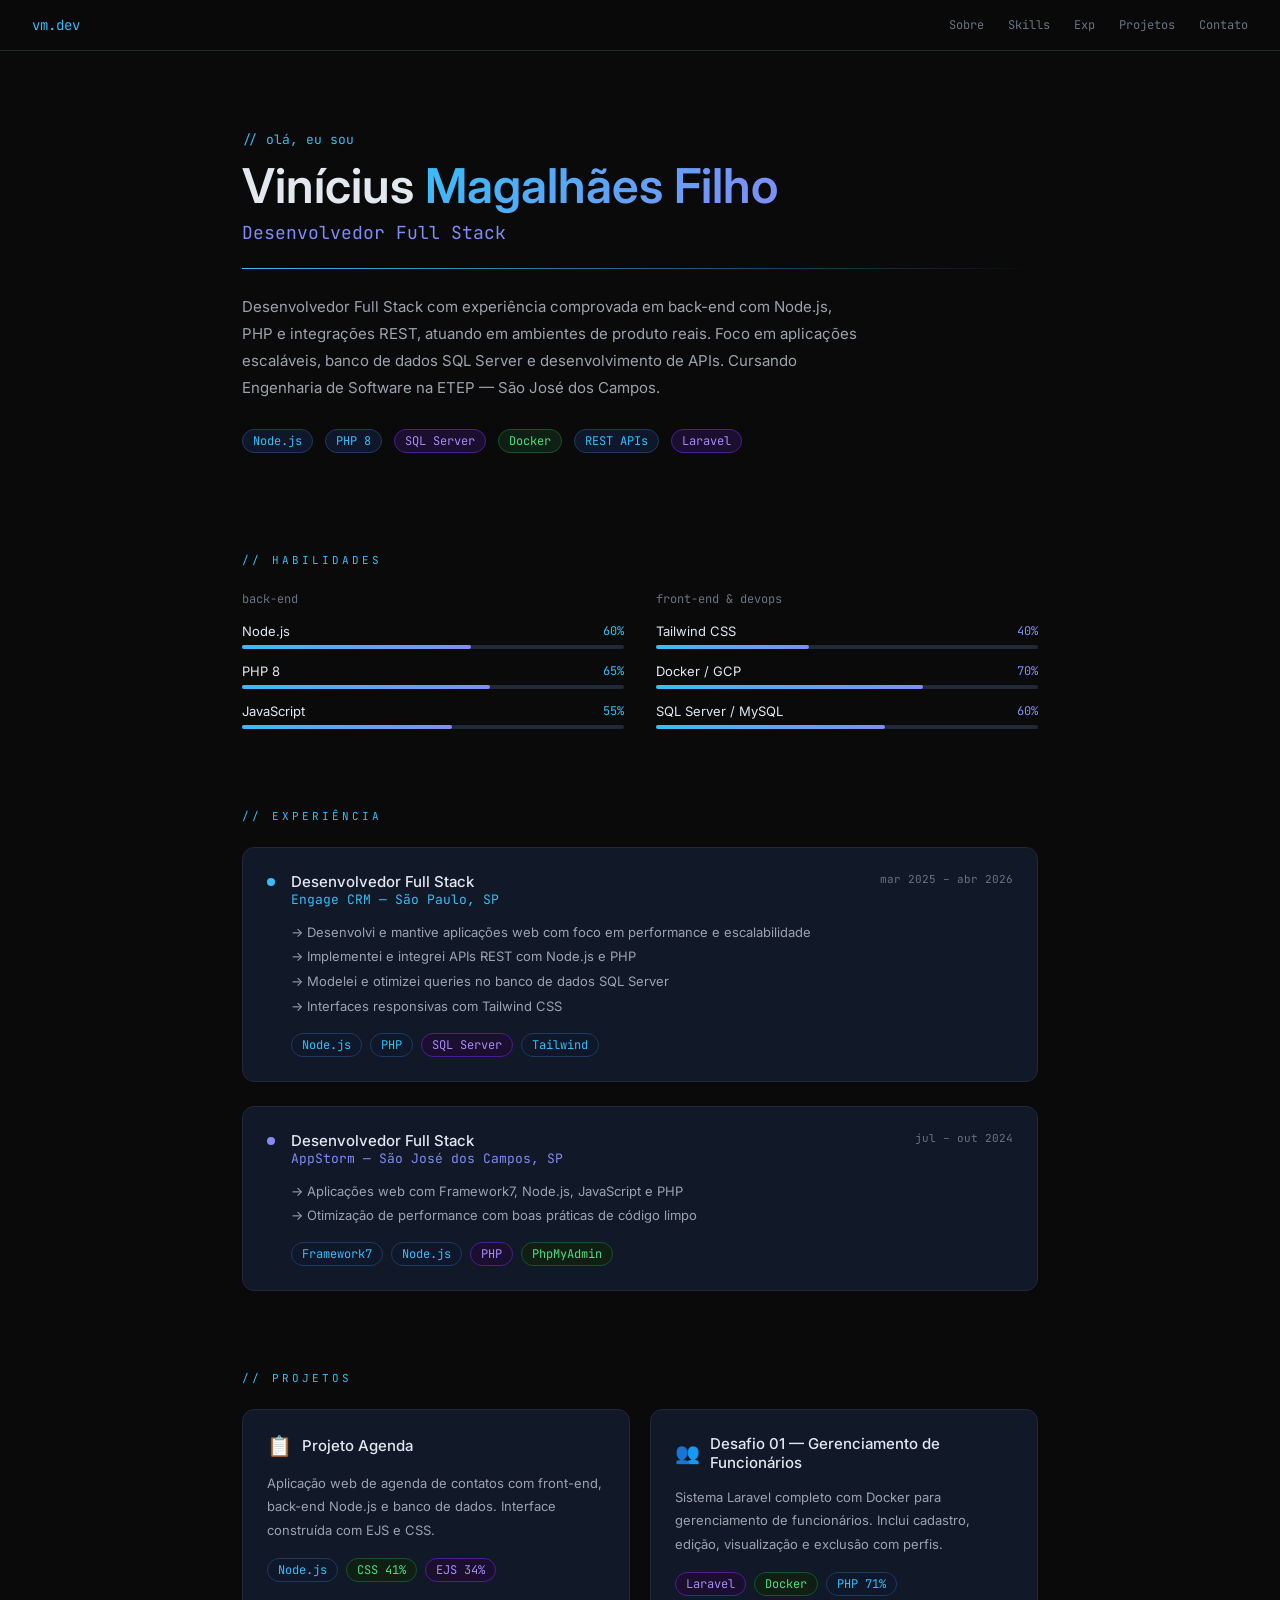
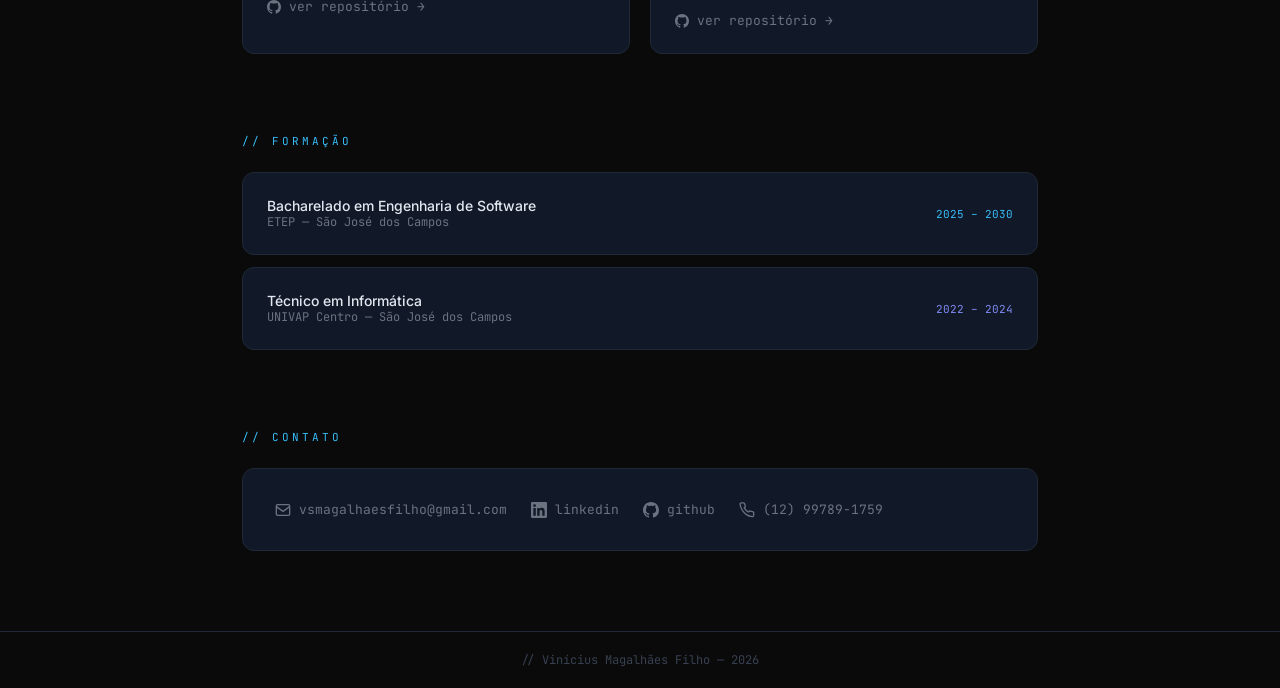
<file: index.html>
<!doctype html>
<html lang="pt-BR">
  <head>
    <meta charset="UTF-8" />
    <meta name="viewport" content="width=device-width, initial-scale=1.0" />
    <title>Vinícius Magalhães Filho — Dev Full Stack</title>
    <link
      href="https://fonts.googleapis.com/css2?family=JetBrains+Mono:wght@400;700&family=Inter:wght@300;400;500;600&display=swap"
      rel="stylesheet"
    />
    <link rel="stylesheet" href="src/css/style.css" />
  </head>
  <body>
    <nav>
      <span class="nav-logo">vm.dev</span>
      <div class="nav-links">
        <a href="#sobre">Sobre</a>
        <a href="#skills">Skills</a>
        <a href="#experiencia">Exp</a>
        <a href="#projetos">Projetos</a>
        <a href="#contato">Contato</a>
      </div>
      <button class="nav-hamburger" id="hamburger" aria-label="Menu">
        <span></span>
        <span></span>
        <span></span>
      </button>
    </nav>

    <div class="nav-mobile" id="nav-mobile">
      <a href="#sobre" onclick="closeMenu()">Sobre</a>
      <a href="#skills" onclick="closeMenu()">Skills</a>
      <a href="#experiencia" onclick="closeMenu()">Exp</a>
      <a href="#projetos" onclick="closeMenu()">Projetos</a>
      <a href="#contato" onclick="closeMenu()">Contato</a>
    </div>

    <section id="sobre" class="section-hero">
      <p class="mono hero-subtitle">// olá, eu sou</p>
      <h1 class="hero-title">
        Vinícius <span class="gradient-text">Magalhães Filho</span>
      </h1>
      <p class="mono hero-role">Desenvolvedor Full Stack</p>
      <div class="hero-line"></div>
      <p class="hero-description">
        Desenvolvedor Full Stack com experiência comprovada em back-end com
        Node.js, PHP e integrações REST, atuando em ambientes de produto reais.
        Foco em aplicações escaláveis, banco de dados SQL Server e
        desenvolvimento de APIs. Cursando Engenharia de Software na ETEP — São
        José dos Campos.
      </p>
      <div class="hero-tags">
        <span class="tag">Node.js</span>
        <span class="tag">PHP 8</span>
        <span class="tag tag-purple">SQL Server</span>
        <span class="tag tag-green">Docker</span>
        <span class="tag">REST APIs</span>
        <span class="tag tag-purple">Laravel</span>
      </div>
    </section>

    <section id="skills" class="section">
      <p class="section-title">// Habilidades</p>
      <div class="skills-grid">
        <div>
          <p class="skills-label">back-end</p>
          <div class="skills-list">
            <div>
              <div class="skill-row">
                <span class="skill-name">Node.js</span>
                <span class="mono skill-percent">60%</span>
              </div>
              <div class="skill-bar">
                <div class="skill-fill" style="width: 60%"></div>
              </div>
            </div>
            <div>
              <div class="skill-row">
                <span class="skill-name">PHP 8</span>
                <span class="mono skill-percent">65%</span>
              </div>
              <div class="skill-bar">
                <div class="skill-fill" style="width: 65%"></div>
              </div>
            </div>
            <div>
              <div class="skill-row">
                <span class="skill-name">JavaScript</span>
                <span class="mono skill-percent">55%</span>
              </div>
              <div class="skill-bar">
                <div class="skill-fill" style="width: 55%"></div>
              </div>
            </div>
          </div>
        </div>
        <div>
          <p class="skills-label">front-end & devops</p>
          <div class="skills-list">
            <div>
              <div class="skill-row">
                <span class="skill-name">Tailwind CSS</span>
                <span class="mono skill-percent-purple">40%</span>
              </div>
              <div class="skill-bar">
                <div class="skill-fill" style="width: 40%"></div>
              </div>
            </div>
            <div>
              <div class="skill-row">
                <span class="skill-name">Docker / GCP</span>
                <span class="mono skill-percent-purple">70%</span>
              </div>
              <div class="skill-bar">
                <div class="skill-fill" style="width: 70%"></div>
              </div>
            </div>
            <div>
              <div class="skill-row">
                <span class="skill-name">SQL Server / MySQL</span>
                <span class="mono skill-percent-purple">60%</span>
              </div>
              <div class="skill-bar">
                <div class="skill-fill" style="width: 60%"></div>
              </div>
            </div>
          </div>
        </div>
      </div>
    </section>

    <section id="experiencia" class="section">
      <p class="section-title">// experiência</p>
      <div class="experience-list">
        <div class="card">
          <div class="experience-inner">
            <div class="timeline-dot"></div>
            <div class="experience-content">
              <div class="experience-header">
                <div>
                  <p class="experience-title">Desenvolvedor Full Stack</p>
                  <p class="experience-company">Engage CRM — São Paulo, SP</p>
                </div>
                <span class="mono experience-date">mar 2025 – abr 2026</span>
              </div>
              <ul class="experience-items">
                <li>
                  → Desenvolvi e mantive aplicações web com foco em performance
                  e escalabilidade
                </li>
                <li>→ Implementei e integrei APIs REST com Node.js e PHP</li>
                <li>
                  → Modelei e otimizei queries no banco de dados SQL Server
                </li>
                <li>→ Interfaces responsivas com Tailwind CSS</li>
              </ul>
              <div class="experience-tags">
                <span class="tag">Node.js</span>
                <span class="tag">PHP</span>
                <span class="tag tag-purple">SQL Server</span>
                <span class="tag">Tailwind</span>
              </div>
            </div>
          </div>
        </div>

        <div class="card">
          <div class="experience-inner">
            <div class="timeline-dot timeline-dot-purple"></div>
            <div class="experience-content">
              <div class="experience-header">
                <div>
                  <p class="experience-title">Desenvolvedor Full Stack</p>
                  <p class="experience-company experience-company-purple">
                    AppStorm — São José dos Campos, SP
                  </p>
                </div>
                <span class="mono experience-date">jul – out 2024</span>
              </div>
              <ul class="experience-items">
                <li>
                  → Aplicações web com Framework7, Node.js, JavaScript e PHP
                </li>
                <li>
                  → Otimização de performance com boas práticas de código limpo
                </li>
              </ul>
              <div class="experience-tags">
                <span class="tag">Framework7</span>
                <span class="tag">Node.js</span>
                <span class="tag tag-purple">PHP</span>
                <span class="tag tag-green">PhpMyAdmin</span>
              </div>
            </div>
          </div>
        </div>
      </div>
    </section>

    <section id="projetos" class="section">
      <p class="section-title">// projetos</p>
      <div class="projects-grid">
        <div class="card">
          <div class="project-header">
            <span class="project-icon">📋</span>
            <p class="project-title">Projeto Agenda</p>
          </div>
          <p class="project-description">
            Aplicação web de agenda de contatos com front-end, back-end Node.js
            e banco de dados. Interface construída com EJS e CSS.
          </p>
          <div class="project-tags">
            <span class="tag">Node.js</span>
            <span class="tag tag-green">CSS 41%</span>
            <span class="tag tag-purple">EJS 34%</span>
          </div>
          <a
            href="https://github.com/V-Magalhaes948/projeto-agenda"
            class="contact-link"
            target="_blank"
          >
            <svg width="14" height="14" viewBox="0 0 24 24" fill="currentColor">
              <path
                d="M12 0C5.37 0 0 5.37 0 12c0 5.31 3.435 9.795 8.205 11.385.6.105.825-.255.825-.57 0-.285-.015-1.23-.015-2.235-3.015.555-3.795-.735-4.035-1.41-.135-.345-.72-1.41-1.23-1.695-.42-.225-1.02-.78-.015-.795.945-.015 1.62.87 1.845 1.23 1.08 1.815 2.805 1.305 3.495.99.105-.78.42-1.305.765-1.605-2.67-.3-5.46-1.335-5.46-5.925 0-1.305.465-2.385 1.23-3.225-.12-.3-.54-1.53.12-3.18 0 0 1.005-.315 3.3 1.23.96-.27 1.98-.405 3-.405s2.04.135 3 .405c2.295-1.56 3.3-1.23 3.3-1.23.66 1.65.24 2.88.12 3.18.765.84 1.23 1.905 1.23 3.225 0 4.605-2.805 5.625-5.475 5.925.435.375.81 1.095.81 2.22 0 1.605-.015 2.895-.015 3.3 0 .315.225.69.825.57A12.02 12.02 0 0 0 24 12c0-6.63-5.37-12-12-12z"
              />
            </svg>
            ver repositório →
          </a>
        </div>

        <div class="card">
          <div class="project-header">
            <span class="project-icon">👥</span>
            <p class="project-title">
              Desafio 01 — Gerenciamento de Funcionários
            </p>
          </div>
          <p class="project-description">
            Sistema Laravel completo com Docker para gerenciamento de
            funcionários. Inclui cadastro, edição, visualização e exclusão com
            perfis.
          </p>
          <div class="project-tags">
            <span class="tag tag-purple">Laravel</span>
            <span class="tag tag-green">Docker</span>
            <span class="tag">PHP 71%</span>
          </div>
          <a
            href="https://github.com/V-Magalhaes948/desafio-01"
            class="contact-link"
            target="_blank"
          >
            <svg width="14" height="14" viewBox="0 0 24 24" fill="currentColor">
              <path
                d="M12 0C5.37 0 0 5.37 0 12c0 5.31 3.435 9.795 8.205 11.385.6.105.825-.255.825-.57 0-.285-.015-1.23-.015-2.235-3.015.555-3.795-.735-4.035-1.41-.135-.345-.72-1.41-1.23-1.695-.42-.225-1.02-.78-.015-.795.945-.015 1.62.87 1.845 1.23 1.08 1.815 2.805 1.305 3.495.99.105-.78.42-1.305.765-1.605-2.67-.3-5.46-1.335-5.46-5.925 0-1.305.465-2.385 1.23-3.225-.12-.3-.54-1.53.12-3.18 0 0 1.005-.315 3.3 1.23.96-.27 1.98-.405 3-.405s2.04.135 3 .405c2.295-1.56 3.3-1.23 3.3-1.23.66 1.65.24 2.88.12 3.18.765.84 1.23 1.905 1.23 3.225 0 4.605-2.805 5.625-5.475 5.925.435.375.81 1.095.81 2.22 0 1.605-.015 2.895-.015 3.3 0 .315.225.69.825.57A12.02 12.02 0 0 0 24 12c0-6.63-5.37-12-12-12z"
              />
            </svg>
            ver repositório →
          </a>
        </div>
      </div>
    </section>

    <section class="section">
      <p class="section-title">// formação</p>
      <div class="education-list">
        <div class="card education-item">
          <div>
            <p class="education-title">Bacharelado em Engenharia de Software</p>
            <p class="education-institution">ETEP — São José dos Campos</p>
          </div>
          <span class="mono education-year">2025 – 2030</span>
        </div>
        <div class="card education-item">
          <div>
            <p class="education-title">Técnico em Informática</p>
            <p class="education-institution">
              UNIVAP Centro — São José dos Campos
            </p>
          </div>
          <span class="mono education-year education-year-purple"
            >2022 – 2024</span
          >
        </div>
      </div>
    </section>

    <section id="contato" class="section-contact">
      <p class="section-title">// contato</p>
      <div class="card contact-card">
        <a href="mailto:vsmagalhaesfilho@gmail.com" class="contact-link">
          <svg
            width="16"
            height="16"
            fill="none"
            stroke="currentColor"
            stroke-width="2"
            viewBox="0 0 24 24"
          >
            <rect x="2" y="4" width="20" height="16" rx="2" />
            <path d="m2 7 10 7 10-7" />
          </svg>
          vsmagalhaesfilho@gmail.com
        </a>
        <a
          href="https://linkedin.com/in/viniciussantos-magalhaes-filho"
          class="contact-link"
          target="_blank"
        >
          <svg width="16" height="16" fill="currentColor" viewBox="0 0 24 24">
            <path
              d="M20.447 20.452h-3.554v-5.569c0-1.328-.027-3.037-1.852-3.037-1.853 0-2.136 1.445-2.136 2.939v5.667H9.351V9h3.414v1.561h.046c.477-.9 1.637-1.85 3.37-1.85 3.601 0 4.267 2.37 4.267 5.455v6.286zM5.337 7.433a2.062 2.062 0 0 1-2.063-2.065 2.064 2.064 0 1 1 2.063 2.065zm1.782 13.019H3.555V9h3.564v11.452zM22.225 0H1.771C.792 0 0 .774 0 1.729v20.542C0 23.227.792 24 1.771 24h20.451C23.2 24 24 23.227 24 22.271V1.729C24 .774 23.2 0 22.222 0h.003z"
            />
          </svg>
          linkedin
        </a>
        <a
          href="https://github.com/V-Magalhaes948"
          class="contact-link"
          target="_blank"
        >
          <svg width="16" height="16" fill="currentColor" viewBox="0 0 24 24">
            <path
              d="M12 0C5.37 0 0 5.37 0 12c0 5.31 3.435 9.795 8.205 11.385.6.105.825-.255.825-.57 0-.285-.015-1.23-.015-2.235-3.015.555-3.795-.735-4.035-1.41-.135-.345-.72-1.41-1.23-1.695-.42-.225-1.02-.78-.015-.795.945-.015 1.62.87 1.845 1.23 1.08 1.815 2.805 1.305 3.495.99.105-.78.42-1.305.765-1.605-2.67-.3-5.46-1.335-5.46-5.925 0-1.305.465-2.385 1.23-3.225-.12-.3-.54-1.53.12-3.18 0 0 1.005-.315 3.3 1.23.96-.27 1.98-.405 3-.405s2.04.135 3 .405c2.295-1.56 3.3-1.23 3.3-1.23.66 1.65.24 2.88.12 3.18.765.84 1.23 1.905 1.23 3.225 0 4.605-2.805 5.625-5.475 5.925.435.375.81 1.095.81 2.22 0 1.605-.015 2.895-.015 3.3 0 .315.225.69.825.57A12.02 12.02 0 0 0 24 12c0-6.63-5.37-12-12-12z"
            />
          </svg>
          github
        </a>
        <a href="tel:+5512997891759" class="contact-link">
          <svg
            width="16"
            height="16"
            fill="none"
            stroke="currentColor"
            stroke-width="2"
            viewBox="0 0 24 24"
          >
            <path
              d="M22 16.92v3a2 2 0 0 1-2.18 2 19.79 19.79 0 0 1-8.63-3.07A19.5 19.5 0 0 1 4.69 12 19.79 19.79 0 0 1 1.61 3.4 2 2 0 0 1 3.6 1.22h3a2 2 0 0 1 2 1.72 12.84 12.84 0 0 0 .7 2.81 2 2 0 0 1-.45 2.11L7.91 8.9a16 16 0 0 0 6.09 6.09l.86-.86a2 2 0 0 1 2.11-.45 12.84 12.84 0 0 0 2.81.7A2 2 0 0 1 22 16.92z"
            />
          </svg>
          (12) 99789-1759
        </a>
      </div>
    </section>
    <footer>
      <p class="footer-text">// Vinícius Magalhães Filho — 2026</p>
    </footer>

    <script src="src/js/index.js"></script>
  </body>
</html>
</file>
<file: src/css/style.css>
* {
  margin: 0;
  padding: 0;
  box-sizing: border-box;
}

body {
  font-family: "Inter", sans-serif;
  background: #0a0a0a;
  color: #e2e8f0;
}

.mono {
  font-family: "JetBrains Mono", monospace;
}

.gradient-text {
  background: linear-gradient(135deg, #38bdf8, #818cf8);
  -webkit-background-clip: text;
  -webkit-text-fill-color: transparent;
  background-clip: text;
}

nav {
  position: sticky;
  top: 0;
  z-index: 50;
  background: #0a0a0aee;
  backdrop-filter: blur(8px);
  border-bottom: 1px solid #1f2937;
  padding: 16px 32px;
  display: flex;
  justify-content: space-between;
  align-items: center;
}

.nav-logo {
  color: #38bdf8;
  font-size: 14px;
  font-family: "JetBrains Mono", monospace;
  flex-shrink: 0;
}

.nav-links {
  display: flex;
  gap: 24px;
}

nav a {
  font-family: "JetBrains Mono", monospace;
  font-size: 12px;
  color: #6b7280;
  transition: color 0.2s;
  text-decoration: none;
}

nav a:hover {
  color: #38bdf8;
}

.nav-hamburger {
  display: none;
  flex-direction: column;
  gap: 5px;
  cursor: pointer;
  background: none;
  border: none;
  padding: 4px;
}

.nav-hamburger span {
  display: block;
  width: 22px;
  height: 2px;
  background: #6b7280;
  border-radius: 2px;
  transition: all 0.3s;
}

.nav-mobile {
  display: none;
  flex-direction: column;
  background: #111827;
  border-bottom: 1px solid #1f2937;
}

.nav-mobile a {
  font-family: "JetBrains Mono", monospace;
  font-size: 13px;
  color: #6b7280;
  text-decoration: none;
  padding: 14px 24px;
  border-bottom: 1px solid #1f2937;
  transition:
    color 0.2s,
    background 0.2s;
}

.nav-mobile a:hover {
  color: #38bdf8;
  background: #1f2937;
}

.nav-mobile.open {
  display: flex;
}

.section-hero {
  padding: 80px 32px 60px;
  max-width: 860px;
  margin: 0 auto;
}

.section {
  padding: 40px 32px;
  max-width: 860px;
  margin: 0 auto;
}

.section-contact {
  padding: 40px 32px 80px;
  max-width: 860px;
  margin: 0 auto;
}

.section-title {
  font-family: "JetBrains Mono", monospace;
  font-size: 11px;
  letter-spacing: 3px;
  text-transform: uppercase;
  color: #38bdf8;
  margin-bottom: 24px;
}

.hero-subtitle {
  color: #38bdf8;
  font-size: 13px;
  margin-bottom: 12px;
}

.hero-title {
  font-size: 48px;
  font-weight: 600;
  line-height: 1.1;
  margin-bottom: 8px;
}

.hero-role {
  color: #818cf8;
  font-size: 18px;
  margin-bottom: 24px;
}

.hero-line {
  height: 1px;
  background: linear-gradient(90deg, #38bdf8, transparent);
  margin: 24px 0;
}

.hero-description {
  color: #9ca3af;
  line-height: 1.8;
  font-size: 15px;
  max-width: 620px;
}

.hero-tags {
  display: flex;
  gap: 12px;
  margin-top: 28px;
  flex-wrap: wrap;
}

.tag {
  background: #0f172a;
  border: 1px solid #1e3a5f;
  color: #38bdf8;
  font-size: 12px;
  padding: 3px 10px;
  border-radius: 999px;
  font-family: "JetBrains Mono", monospace;
}

.tag-purple {
  background: #1a0f2e;
  border-color: #4c1d95;
  color: #a78bfa;
}

.tag-green {
  background: #0f1f14;
  border-color: #14532d;
  color: #4ade80;
}

.card {
  background: #111827;
  border: 1px solid #1f2937;
  border-radius: 12px;
  transition: border-color 0.3s;
  padding: 24px;
}

.card:hover {
  border-color: #38bdf8;
}

.skills-grid {
  display: grid;
  grid-template-columns: 1fr 1fr;
  gap: 32px;
}

.skills-label {
  font-size: 12px;
  color: #6b7280;
  margin-bottom: 16px;
  font-family: "JetBrains Mono", monospace;
}

.skills-list {
  display: flex;
  flex-direction: column;
  gap: 14px;
}

.skill-row {
  display: flex;
  justify-content: space-between;
  margin-bottom: 6px;
}

.skill-name {
  font-size: 13px;
}

.skill-percent {
  font-size: 12px;
  color: #38bdf8;
}

.skill-percent-purple {
  font-size: 12px;
  color: #818cf8;
}

.skill-bar {
  background: #1f2937;
  border-radius: 4px;
  height: 4px;
}

.skill-fill {
  background: linear-gradient(90deg, #38bdf8, #818cf8);
  border-radius: 4px;
  height: 4px;
}

.experience-list {
  display: flex;
  flex-direction: column;
  gap: 24px;
}

.experience-inner {
  display: flex;
  gap: 16px;
}

.timeline-dot {
  width: 8px;
  height: 8px;
  border-radius: 50%;
  background: #38bdf8;
  margin-top: 6px;
  flex-shrink: 0;
}

.timeline-dot-purple {
  background: #818cf8;
}

.experience-content {
  flex: 1;
}

.experience-header {
  display: flex;
  justify-content: space-between;
  align-items: flex-start;
  flex-wrap: wrap;
  gap: 8px;
}

.experience-title {
  font-weight: 500;
  font-size: 15px;
}

.experience-company {
  font-size: 13px;
  font-family: "JetBrains Mono", monospace;
  color: #38bdf8;
}

.experience-company-purple {
  color: #818cf8;
}

.experience-date {
  font-size: 11px;
  color: #6b7280;
  font-family: "JetBrains Mono", monospace;
}

.experience-items {
  margin-top: 12px;
  color: #9ca3af;
  font-size: 13px;
  line-height: 1.9;
  list-style: none;
}

.experience-tags {
  display: flex;
  gap: 8px;
  margin-top: 14px;
  flex-wrap: wrap;
}

.projects-grid {
  display: grid;
  grid-template-columns: 1fr 1fr;
  gap: 20px;
}

.project-header {
  display: flex;
  align-items: center;
  gap: 10px;
  margin-bottom: 14px;
}

.project-icon {
  font-size: 20px;
}

.project-title {
  font-weight: 500;
  font-size: 15px;
}

.project-description {
  color: #9ca3af;
  font-size: 13px;
  line-height: 1.8;
  margin-bottom: 16px;
}

.project-tags {
  display: flex;
  gap: 8px;
  flex-wrap: wrap;
  margin-bottom: 16px;
}

.contact-card {
  padding: 32px;
  display: flex;
  flex-wrap: wrap;
  gap: 24px;
}

.contact-link {
  display: flex;
  align-items: center;
  gap: 8px;
  color: #6b7280;
  font-size: 13px;
  text-decoration: none;
  transition: color 0.2s;
  font-family: "JetBrains Mono", monospace;
}

.contact-link:hover {
  color: #38bdf8;
}

.education-list {
  display: flex;
  flex-direction: column;
  gap: 12px;
}

.education-item {
  display: flex;
  justify-content: space-between;
  align-items: center;
  flex-wrap: wrap;
  gap: 8px;
}

.education-title {
  font-weight: 500;
  font-size: 14px;
}

.education-institution {
  color: #6b7280;
  font-size: 12px;
  font-family: "JetBrains Mono", monospace;
}

.education-year {
  font-size: 11px;
  color: #38bdf8;
  font-family: "JetBrains Mono", monospace;
}

.education-year-purple {
  color: #818cf8;
}

footer {
  border-top: 1px solid #1f2937;
  padding: 20px 32px;
  text-align: center;
}

.footer-text {
  color: #374151;
  font-size: 12px;
  font-family: "JetBrains Mono", monospace;
}

/* ===== RESPONSIVE ===== */
@media (max-width: 640px) {
  nav {
    padding: 14px 20px;
    flex-wrap: wrap;
  }

  .nav-links {
    display: none;
  }

  .nav-hamburger {
    display: flex;
  }

  .section-hero {
    padding: 48px 20px 40px;
  }

  .section {
    padding: 32px 20px;
  }

  .section-contact {
    padding: 32px 20px 60px;
  }

  .hero-title {
    font-size: 32px;
  }

  .hero-role {
    font-size: 15px;
  }

  .skills-grid {
    grid-template-columns: 1fr;
    gap: 24px;
  }

  .projects-grid {
    grid-template-columns: 1fr;
  }

  .contact-card {
    flex-direction: column;
    gap: 16px;
    padding: 20px;
  }
}
</file>
